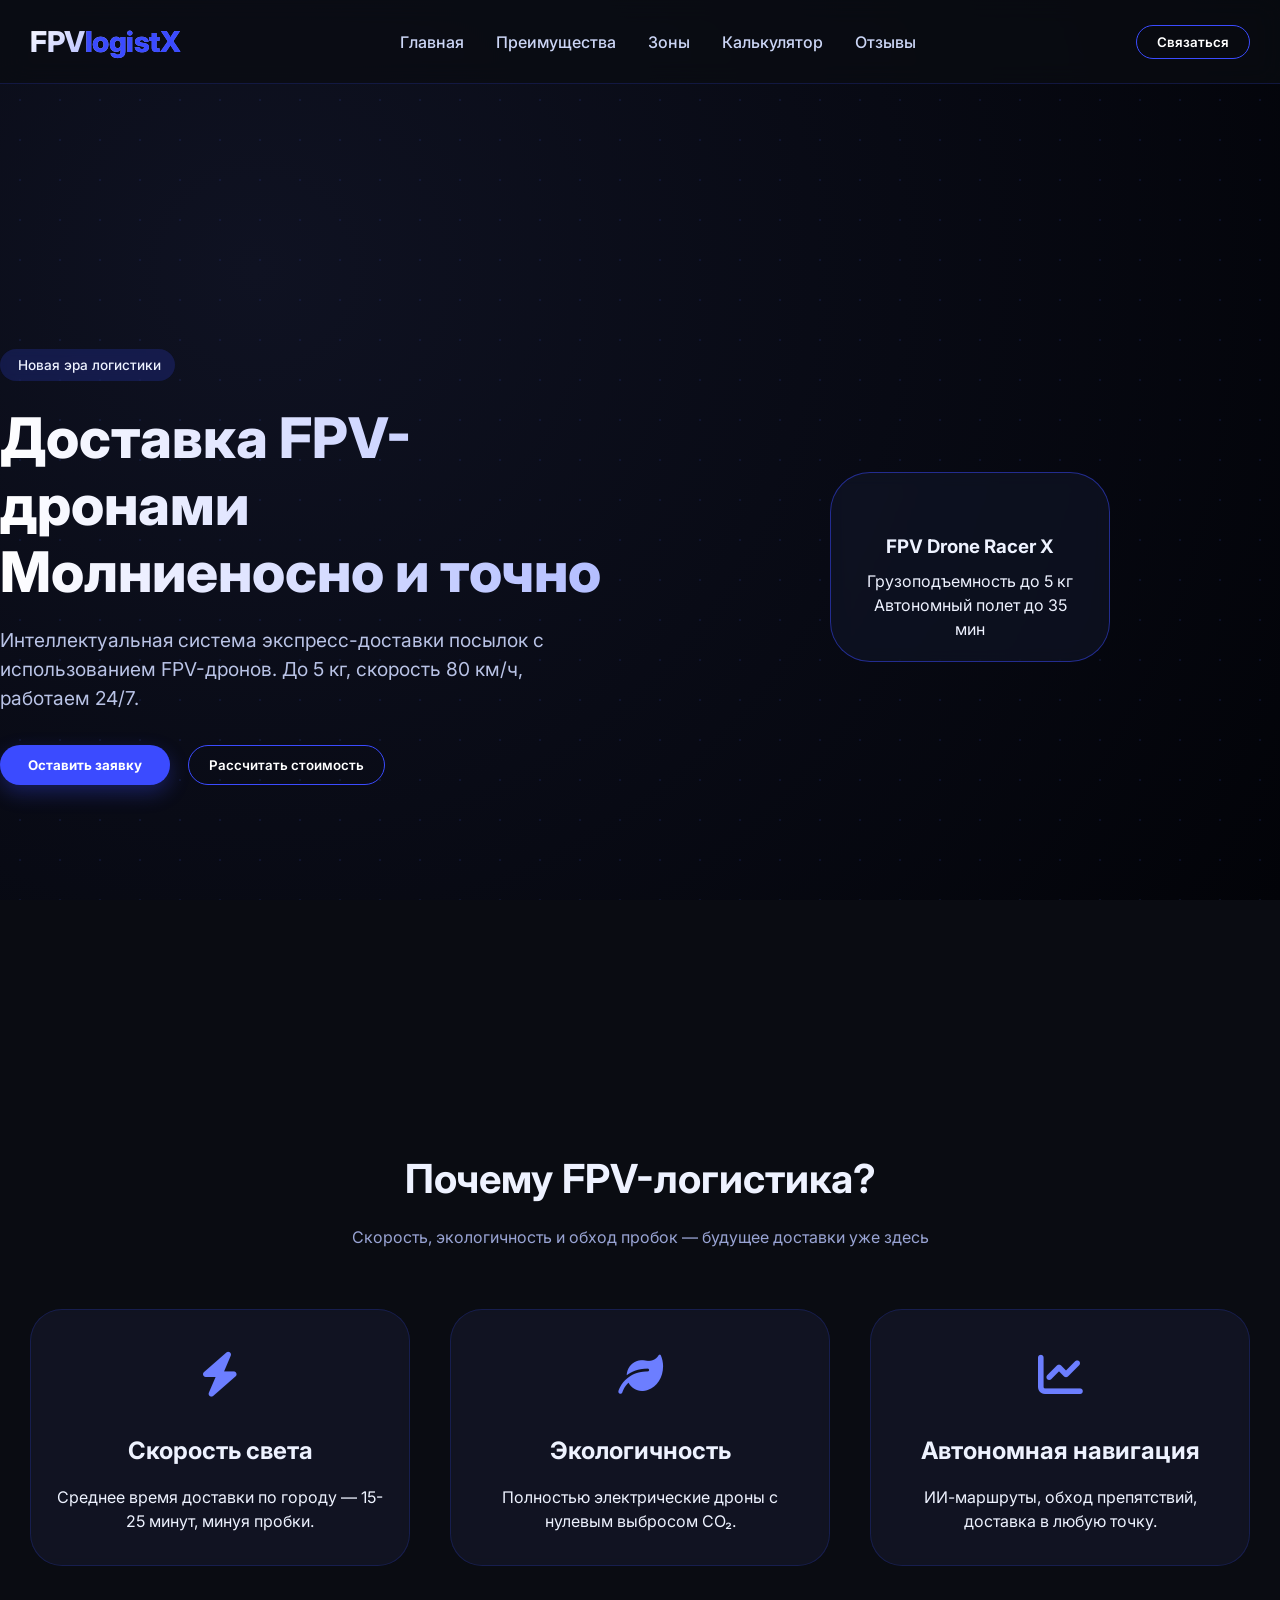
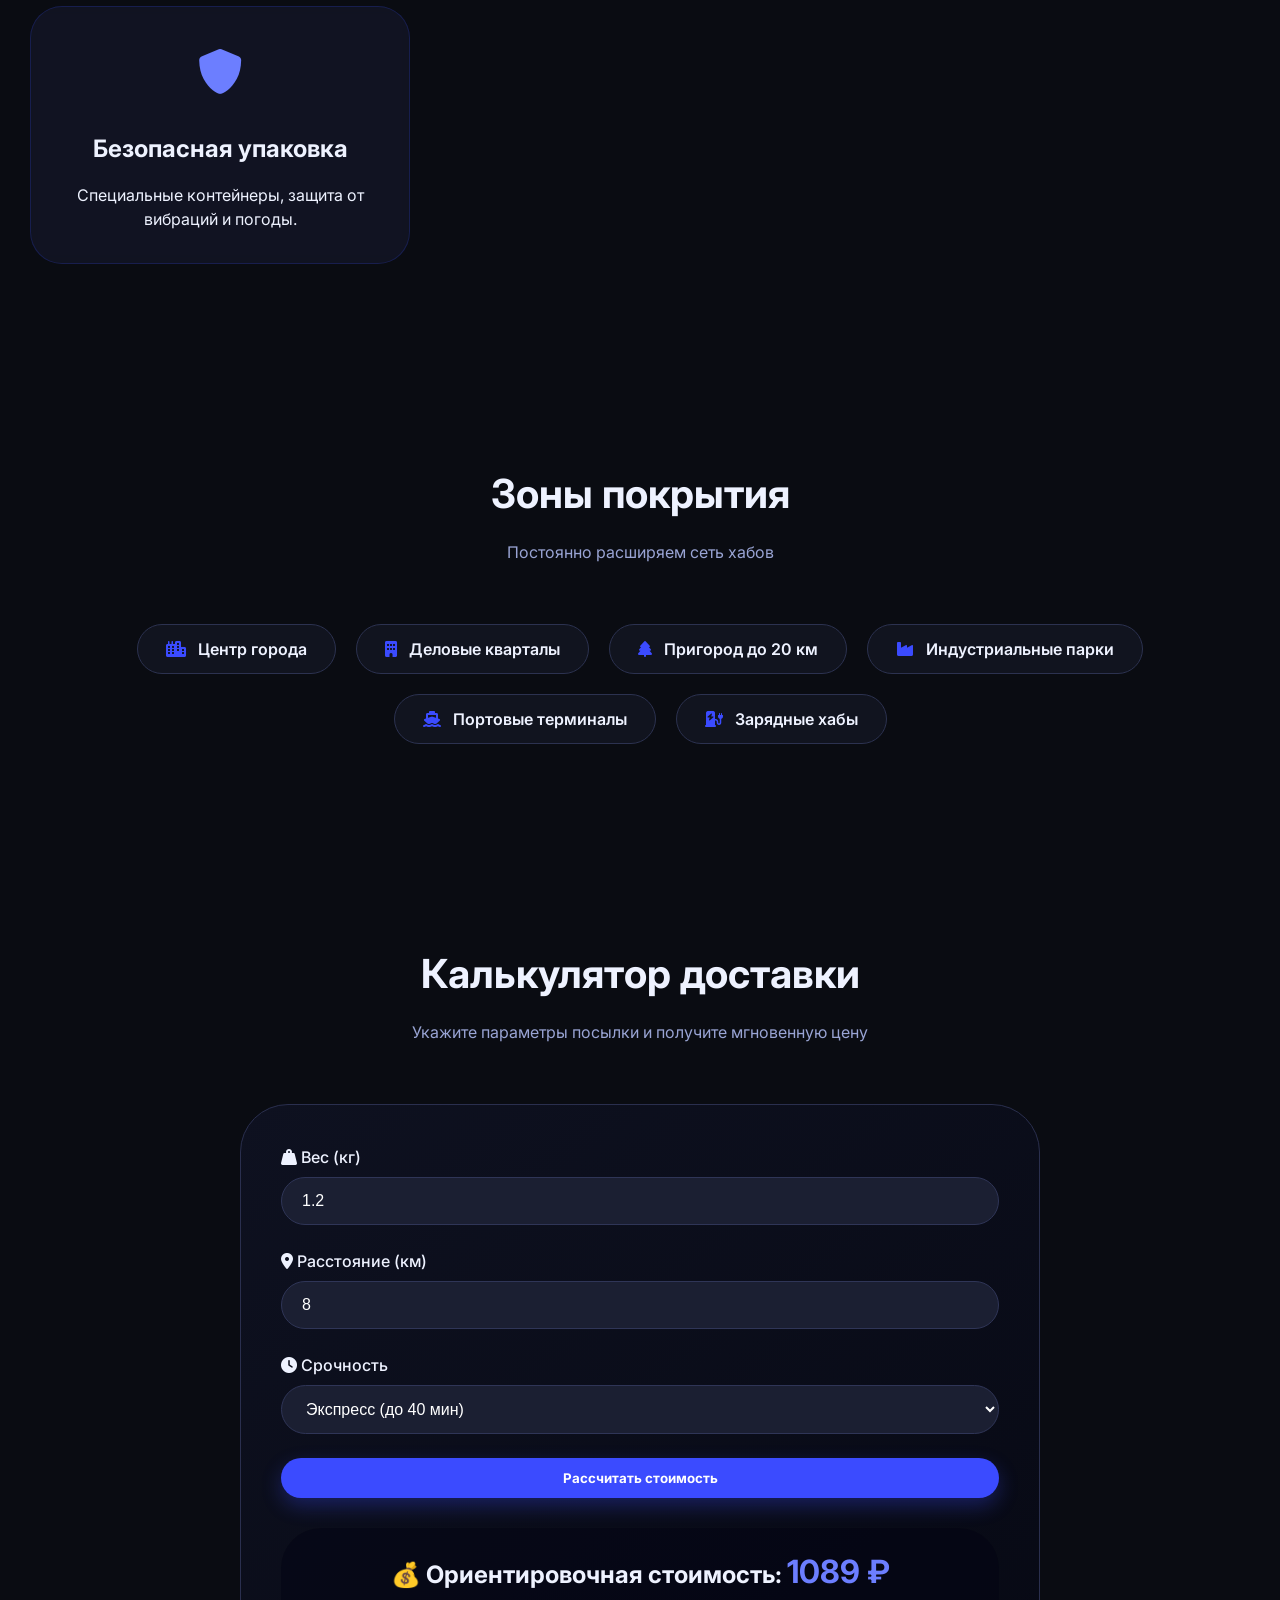
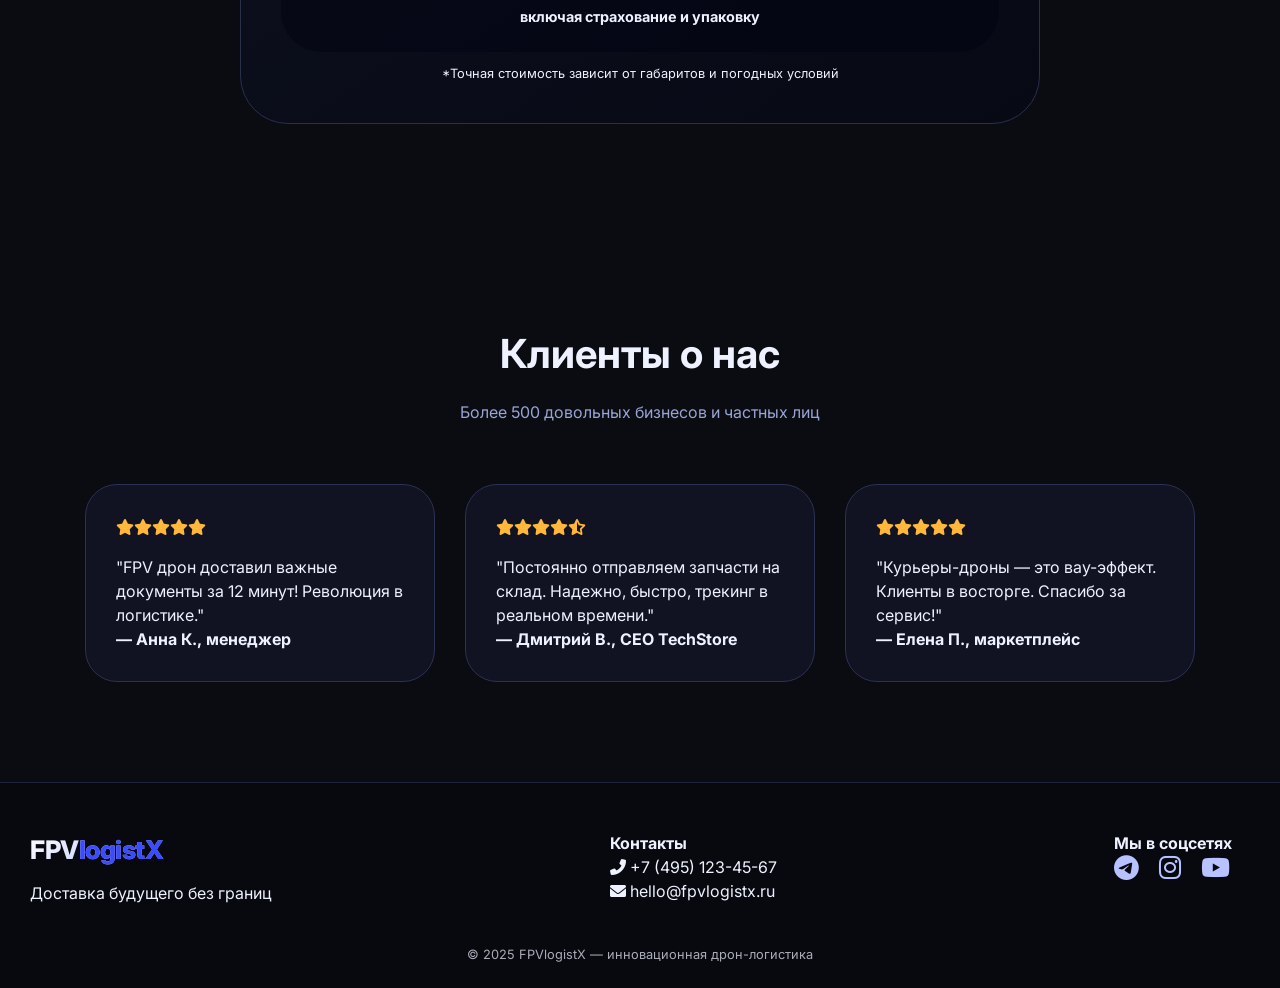
<file: fpvlogistx/index.html>
<!DOCTYPE html>
<html lang="ru">
<head>
    <meta charset="UTF-8">
    <meta name="viewport" content="width=device-width, initial-scale=1.0, user-scalable=yes">
    <title>FPVlogistX | Доставка будущего</title>
    <!-- Google Fonts & Font Awesome -->
    <link href="https://fonts.googleapis.com/css2?family=Inter:opsz,wght@14..32,300;14..32,400;14..32,600;14..32,700;14..32,800&display=swap" rel="stylesheet">
    <link rel="stylesheet" href="https://cdnjs.cloudflare.com/ajax/libs/font-awesome/6.0.0-beta3/css/all.min.css">
    <style>
        * {
            margin: 0;
            padding: 0;
            box-sizing: border-box;
        }

        body {
            font-family: 'Inter', sans-serif;
            background-color: #0a0c12;
            color: #eef2ff;
            line-height: 1.5;
            scroll-behavior: smooth;
            overflow-x: hidden;
        }

        /* Кастомный скролл */
        ::-webkit-scrollbar {
            width: 8px;
        }
        ::-webkit-scrollbar-track {
            background: #141824;
        }
        ::-webkit-scrollbar-thumb {
            background: #3b4bff;
            border-radius: 10px;
        }

        /* Градиентный фон с динамическими точками */
        .bg-glow {
            position: fixed;
            top: 0;
            left: 0;
            width: 100%;
            height: 100%;
            z-index: -2;
            background: radial-gradient(circle at 20% 30%, #0f1222, #020308);
        }
        .bg-glow::after {
            content: "";
            position: absolute;
            width: 100%;
            height: 100%;
            background-image: radial-gradient(#2a3b8c 1px, transparent 1px);
            background-size: 40px 40px;
            opacity: 0.2;
            pointer-events: none;
        }

        .container {
            max-width: 1300px;
            margin: 0 auto;
            padding: 0 30px;
        }

        /* Header / Навигация */
        header {
            padding: 20px 0;
            position: sticky;
            top: 0;
            z-index: 100;
            backdrop-filter: blur(12px);
            background: rgba(10, 12, 18, 0.75);
            border-bottom: 1px solid rgba(59, 75, 255, 0.2);
        }
        .nav {
            display: flex;
            justify-content: space-between;
            align-items: center;
            flex-wrap: wrap;
        }
        .logo {
            font-size: 1.8rem;
            font-weight: 800;
            letter-spacing: -0.5px;
            background: linear-gradient(135deg, #FFFFFF, #6c7eff);
            -webkit-background-clip: text;
            background-clip: text;
            color: transparent;
        }
        .logo span {
            color: #3b4bff;
            background: none;
            -webkit-background-clip: unset;
            background-clip: unset;
        }
        .nav-links {
            display: flex;
            gap: 32px;
            list-style: none;
        }
        .nav-links a {
            text-decoration: none;
            color: #ccd6f6;
            font-weight: 500;
            transition: 0.2s;
            font-size: 1rem;
        }
        .nav-links a:hover {
            color: #6c7eff;
        }
        .btn-outline {
            border: 1px solid #3b4bff;
            background: transparent;
            padding: 8px 20px;
            border-radius: 40px;
            color: white;
            font-weight: 600;
            transition: 0.25s;
            cursor: pointer;
        }
        .btn-outline:hover {
            background: #3b4bff;
            box-shadow: 0 0 12px rgba(59, 75, 255, 0.5);
        }

        /* Hero секция */
        .hero {
            display: flex;
            flex-wrap: wrap;
            align-items: center;
            justify-content: space-between;
            min-height: 85vh;
            gap: 40px;
            padding: 40px 0;
        }
        .hero-content {
            flex: 1;
        }
        .hero-badge {
            background: rgba(59, 75, 255, 0.2);
            display: inline-block;
            padding: 6px 14px;
            border-radius: 40px;
            font-size: 0.85rem;
            font-weight: 500;
            backdrop-filter: blur(4px);
            margin-bottom: 24px;
        }
        .hero-content h1 {
            font-size: 3.5rem;
            font-weight: 800;
            line-height: 1.2;
            margin-bottom: 20px;
            background: linear-gradient(to right, #ffffff, #b1bcff);
            -webkit-background-clip: text;
            background-clip: text;
            color: transparent;
        }
        .hero-content p {
            font-size: 1.2rem;
            color: #b9c3e6;
            max-width: 550px;
            margin-bottom: 32px;
        }
        .btn-group {
            display: flex;
            gap: 18px;
            flex-wrap: wrap;
        }
        .btn-primary {
            background: #3b4bff;
            padding: 12px 28px;
            border-radius: 40px;
            font-weight: 700;
            border: none;
            color: white;
            cursor: pointer;
            transition: 0.2s;
            box-shadow: 0 8px 20px rgba(59, 75, 255, 0.3);
        }
        .btn-primary:hover {
            background: #5f6eff;
            transform: translateY(-3px);
        }
        .hero-visual {
            flex: 1;
            display: flex;
            justify-content: center;
        }
        .drone-card {
            background: rgba(18, 22, 40, 0.6);
            backdrop-filter: blur(8px);
            border-radius: 40px;
            padding: 20px 30px;
            border: 1px solid rgba(59, 75, 255, 0.5);
            text-align: center;
            width: 280px;
            animation: float 5s infinite ease-in-out;
        }
        .drone-card i {
            font-size: 5rem;
            color: #6c7eff;
        }
        .drone-card h3 {
            margin: 16px 0 8px;
        }
        @keyframes float {
            0% { transform: translateY(0px); }
            50% { transform: translateY(-15px); }
            100% { transform: translateY(0px); }
        }

        /* Секции общие */
        section {
            padding: 100px 0;
        }
        .section-title {
            text-align: center;
            font-size: 2.5rem;
            font-weight: 700;
            margin-bottom: 16px;
        }
        .section-sub {
            text-align: center;
            color: #99a4d4;
            max-width: 700px;
            margin: 0 auto 60px auto;
        }

        /* Преимущества */
        .features-grid {
            display: grid;
            grid-template-columns: repeat(auto-fit, minmax(280px, 1fr));
            gap: 40px;
        }
        .feature-card {
            background: rgba(22, 26, 45, 0.6);
            backdrop-filter: blur(4px);
            border-radius: 32px;
            padding: 32px 24px;
            transition: 0.3s;
            border: 1px solid rgba(59, 75, 255, 0.2);
            text-align: center;
        }
        .feature-card:hover {
            border-color: #3b4bff;
            transform: translateY(-8px);
            background: rgba(32, 37, 65, 0.7);
        }
        .feature-icon {
            font-size: 2.8rem;
            color: #6c7eff;
            margin-bottom: 24px;
        }
        .feature-card h3 {
            margin-bottom: 16px;
            font-size: 1.5rem;
        }

        /* Зоны доставки карта-сетка */
        .zone-grid {
            display: flex;
            flex-wrap: wrap;
            justify-content: center;
            gap: 20px;
        }
        .zone-item {
            background: #11141f;
            border-radius: 60px;
            padding: 12px 28px;
            font-weight: 600;
            display: flex;
            align-items: center;
            gap: 12px;
            border: 1px solid #2c3250;
            transition: 0.2s;
        }
        .zone-item i {
            color: #3b4bff;
        }

        /* Форма расчета доставки */
        .calculator {
            background: linear-gradient(145deg, #0e1120, #070914);
            border-radius: 48px;
            padding: 40px;
            border: 1px solid #2a2f4e;
            max-width: 800px;
            margin: 0 auto;
        }
        .form-group {
            margin-bottom: 24px;
        }
        .form-group label {
            display: block;
            margin-bottom: 8px;
            font-weight: 500;
        }
        input, select {
            width: 100%;
            padding: 14px 20px;
            background: #1b1f32;
            border: 1px solid #2f3557;
            border-radius: 40px;
            color: white;
            font-size: 1rem;
            outline: none;
            transition: 0.2s;
        }
        input:focus, select:focus {
            border-color: #3b4bff;
        }
        .price-result {
            margin-top: 30px;
            background: #0101126b;
            border-radius: 40px;
            padding: 20px;
            text-align: center;
            font-size: 1.5rem;
            font-weight: 700;
        }
        .price-result span {
            color: #6c7eff;
            font-size: 2rem;
        }

        /* Отзывы */
        .reviews {
            display: flex;
            flex-wrap: wrap;
            gap: 30px;
            justify-content: center;
        }
        .review-card {
            background: rgba(20, 24, 42, 0.7);
            backdrop-filter: blur(4px);
            border-radius: 32px;
            padding: 30px;
            max-width: 350px;
            border: 1px solid #2d3255;
        }
        .stars {
            color: #ffb83b;
            margin-bottom: 16px;
        }

        /* Footer */
        footer {
            border-top: 1px solid #1f233e;
            padding: 48px 0 24px;
            background: #07090f;
        }
        .footer-grid {
            display: flex;
            justify-content: space-between;
            flex-wrap: wrap;
            gap: 30px;
            margin-bottom: 40px;
        }
        .social i {
            font-size: 1.6rem;
            margin-right: 20px;
            color: #b7c2ff;
            transition: 0.2s;
        }
        .social i:hover {
            color: white;
        }

        @media (max-width: 900px) {
            .hero {
                flex-direction: column;
                text-align: center;
            }
            .hero-content h1 {
                font-size: 2.5rem;
            }
            .nav {
                flex-direction: column;
                gap: 20px;
            }
            .container {
                padding: 0 20px;
            }
            section {
                padding: 60px 0;
            }
        }
        button {
            font-family: 'Inter', sans-serif;
        }
    </style>
</head>
<body>
<div class="bg-glow"></div>

<header>
    <div class="container nav">
        <div class="logo">FPV<span>logistX</span></div>
        <ul class="nav-links">
            <li><a href="#home">Главная</a></li>
            <li><a href="#features">Преимущества</a></li>
            <li><a href="#delivery">Зоны</a></li>
            <li><a href="#calculator">Калькулятор</a></li>
            <li><a href="#reviews">Отзывы</a></li>
        </ul>
        <button class="btn-outline" id="contactBtn">Связаться</button>
    </div>
</header>

<main>
    <!-- Hero -->
    <section id="home">
        <div class="container hero">
            <div class="hero-content">
                <div class="hero-badge"><i class="fas fa-drone"></i>  Новая эра логистики</div>
                <h1>Доставка FPV-дронами<br>Молниеносно и точно</h1>
                <p>Интеллектуальная система экспресс-доставки посылок с использованием FPV-дронов. До 5 кг, скорость 80 км/ч, работаем 24/7.</p>
                <div class="btn-group">
                    <button class="btn-primary" id="orderBtn">Оставить заявку</button>
                    <button class="btn-outline" id="calcScrollBtn">Рассчитать стоимость</button>
                </div>
            </div>
            <div class="hero-visual">
                <div class="drone-card">
                    <i class="fas fa-drone"></i>
                    <h3>FPV Drone Racer X</h3>
                    <p>Грузоподъемность до 5 кг<br>Автономный полет до 35 мин</p>
                </div>
            </div>
        </div>
    </section>

    <!-- Преимущества -->
    <section id="features">
        <div class="container">
            <h2 class="section-title">Почему FPV-логистика?</h2>
            <p class="section-sub">Скорость, экологичность и обход пробок — будущее доставки уже здесь</p>
            <div class="features-grid">
                <div class="feature-card"><div class="feature-icon"><i class="fas fa-bolt"></i></div><h3>Скорость света</h3><p>Среднее время доставки по городу — 15-25 минут, минуя пробки.</p></div>
                <div class="feature-card"><div class="feature-icon"><i class="fas fa-leaf"></i></div><h3>Экологичность</h3><p>Полностью электрические дроны с нулевым выбросом CO₂.</p></div>
                <div class="feature-card"><div class="feature-icon"><i class="fas fa-chart-line"></i></div><h3>Автономная навигация</h3><p>ИИ-маршруты, обход препятствий, доставка в любую точку.</p></div>
                <div class="feature-card"><div class="feature-icon"><i class="fas fa-shield-alt"></i></div><h3>Безопасная упаковка</h3><p>Специальные контейнеры, защита от вибраций и погоды.</p></div>
            </div>
        </div>
    </section>

    <!-- Зоны доставки -->
    <section id="delivery">
        <div class="container">
            <h2 class="section-title">Зоны покрытия</h2>
            <p class="section-sub">Постоянно расширяем сеть хабов</p>
            <div class="zone-grid">
                <div class="zone-item"><i class="fas fa-city"></i> Центр города</div>
                <div class="zone-item"><i class="fas fa-building"></i> Деловые кварталы</div>
                <div class="zone-item"><i class="fas fa-tree"></i> Пригород до 20 км</div>
                <div class="zone-item"><i class="fas fa-industry"></i> Индустриальные парки</div>
                <div class="zone-item"><i class="fas fa-ship"></i> Портовые терминалы</div>
                <div class="zone-item"><i class="fas fa-charging-station"></i> Зарядные хабы</div>
            </div>
        </div>
    </section>

    <!-- Калькулятор доставки -->
    <section id="calculator">
        <div class="container">
            <h2 class="section-title">Калькулятор доставки</h2>
            <p class="section-sub">Укажите параметры посылки и получите мгновенную цену</p>
            <div class="calculator">
                <div class="form-group">
                    <label><i class="fas fa-weight-hanging"></i> Вес (кг) </label>
                    <input type="number" id="weight" placeholder="Например, 1.5" step="0.1" value="1.2">
                </div>
                <div class="form-group">
                    <label><i class="fas fa-map-marker-alt"></i> Расстояние (км)</label>
                    <input type="number" id="distance" placeholder="Расстояние от хаба" value="8">
                </div>
                <div class="form-group">
                    <label><i class="fas fa-clock"></i> Срочность</label>
                    <select id="priority">
                        <option value="standard">Стандарт (2-4 часа)</option>
                        <option value="express" selected>Экспресс (до 40 мин)</option>
                        <option value="instant">Мгновенный FPV (15-25 мин)</option>
                    </select>
                </div>
                <button class="btn-primary" id="calcPriceBtn" style="width:100%">Рассчитать стоимость</button>
                <div class="price-result" id="priceDisplay">
                    Ожидание данных...
                </div>
                <p style="font-size: 0.8rem; margin-top: 12px; text-align:center;">*Точная стоимость зависит от габаритов и погодных условий</p>
            </div>
        </div>
    </section>

    <!-- Отзывы -->
    <section id="reviews">
        <div class="container">
            <h2 class="section-title">Клиенты о нас</h2>
            <p class="section-sub">Более 500 довольных бизнесов и частных лиц</p>
            <div class="reviews">
                <div class="review-card"><div class="stars"><i class="fas fa-star"></i><i class="fas fa-star"></i><i class="fas fa-star"></i><i class="fas fa-star"></i><i class="fas fa-star"></i></div><p>"FPV дрон доставил важные документы за 12 минут! Революция в логистике."</p><h4>— Анна К., менеджер</h4></div>
                <div class="review-card"><div class="stars"><i class="fas fa-star"></i><i class="fas fa-star"></i><i class="fas fa-star"></i><i class="fas fa-star"></i><i class="fas fa-star-half-alt"></i></div><p>"Постоянно отправляем запчасти на склад. Надежно, быстро, трекинг в реальном времени."</p><h4>— Дмитрий В., CEO TechStore</h4></div>
                <div class="review-card"><div class="stars"><i class="fas fa-star"></i><i class="fas fa-star"></i><i class="fas fa-star"></i><i class="fas fa-star"></i><i class="fas fa-star"></i></div><p>"Курьеры-дроны — это вау-эффект. Клиенты в восторге. Спасибо за сервис!"</p><h4>— Елена П., маркетплейс</h4></div>
            </div>
        </div>
    </section>
</main>

<footer>
    <div class="container">
        <div class="footer-grid">
            <div><div class="logo" style="font-size:1.6rem">FPV<span>logistX</span></div><p style="margin-top:12px">Доставка будущего без границ</p></div>
            <div><h4>Контакты</h4><p><i class="fas fa-phone-alt"></i> +7 (495) 123-45-67</p><p><i class="fas fa-envelope"></i> hello@fpvlogistx.ru</p></div>
            <div class="social"><h4>Мы в соцсетях</h4><i class="fab fa-telegram"></i><i class="fab fa-instagram"></i><i class="fab fa-youtube"></i></div>
        </div>
        <p style="text-align:center; opacity:0.7; font-size:0.8rem;">© 2025 FPVlogistX — инновационная дрон-логистика</p>
    </div>
</footer>

<script>
    // Калькулятор стоимости
    const weightInput = document.getElementById('weight');
    const distanceInput = document.getElementById('distance');
    const prioritySelect = document.getElementById('priority');
    const calcBtn = document.getElementById('calcPriceBtn');
    const priceDisplay = document.getElementById('priceDisplay');

    function calculatePrice() {
        let weight = parseFloat(weightInput.value);
        let distance = parseFloat(distanceInput.value);
        let priority = prioritySelect.value;

        if (isNaN(weight) || weight <= 0) weight = 0.5;
        if (isNaN(distance) || distance <= 0) distance = 1;

        let basePrice = 250; // базовая ставка
        let weightCost = weight * 190;
        let distanceCost = distance * 45;
        let priorityMultiplier = 1;
        if (priority === 'express') priorityMultiplier = 1.3;
        if (priority === 'instant') priorityMultiplier = 1.8;

        let total = (basePrice + weightCost + distanceCost) * priorityMultiplier;
        total = Math.round(total);
        priceDisplay.innerHTML = `💰 Ориентировочная стоимость: <span>${total} ₽</span> <br> <small style="font-size:0.9rem;">включая страхование и упаковку</small>`;
    }

    calcBtn.addEventListener('click', calculatePrice);
    window.addEventListener('load', calculatePrice);

    // Плавный скролл для кнопок
    document.getElementById('calcScrollBtn')?.addEventListener('click', () => {
        document.getElementById('calculator').scrollIntoView({ behavior: 'smooth' });
    });
    document.getElementById('orderBtn')?.addEventListener('click', () => {
        alert('📦 Спасибо за интерес! Наш оператор свяжется с вами в ближайшее время. (Демо-режим)');
    });
    document.getElementById('contactBtn')?.addEventListener('click', () => {
        alert('📞 Звоните: +7 (495) 123-45-67 или пишите в Telegram @fpvlogistx_support');
    });

    // Анимация появления на скролле (простая)
    const cards = document.querySelectorAll('.feature-card, .review-card, .zone-item');
    const observer = new IntersectionObserver((entries) => {
        entries.forEach(entry => {
            if (entry.isIntersecting) {
                entry.target.style.opacity = '1';
                entry.target.style.transform = 'translateY(0)';
            }
        });
    }, { threshold: 0.1 });
    cards.forEach(card => {
        card.style.opacity = '0';
        card.style.transform = 'translateY(20px)';
        card.style.transition = 'opacity 0.5s ease, transform 0.5s ease';
        observer.observe(card);
    });

    // Динамическое обновление при изменении полей
    weightInput.addEventListener('input', calculatePrice);
    distanceInput.addEventListener('input', calculatePrice);
    prioritySelect.addEventListener('change', calculatePrice);
</script>
</body>
</html>
</file>
